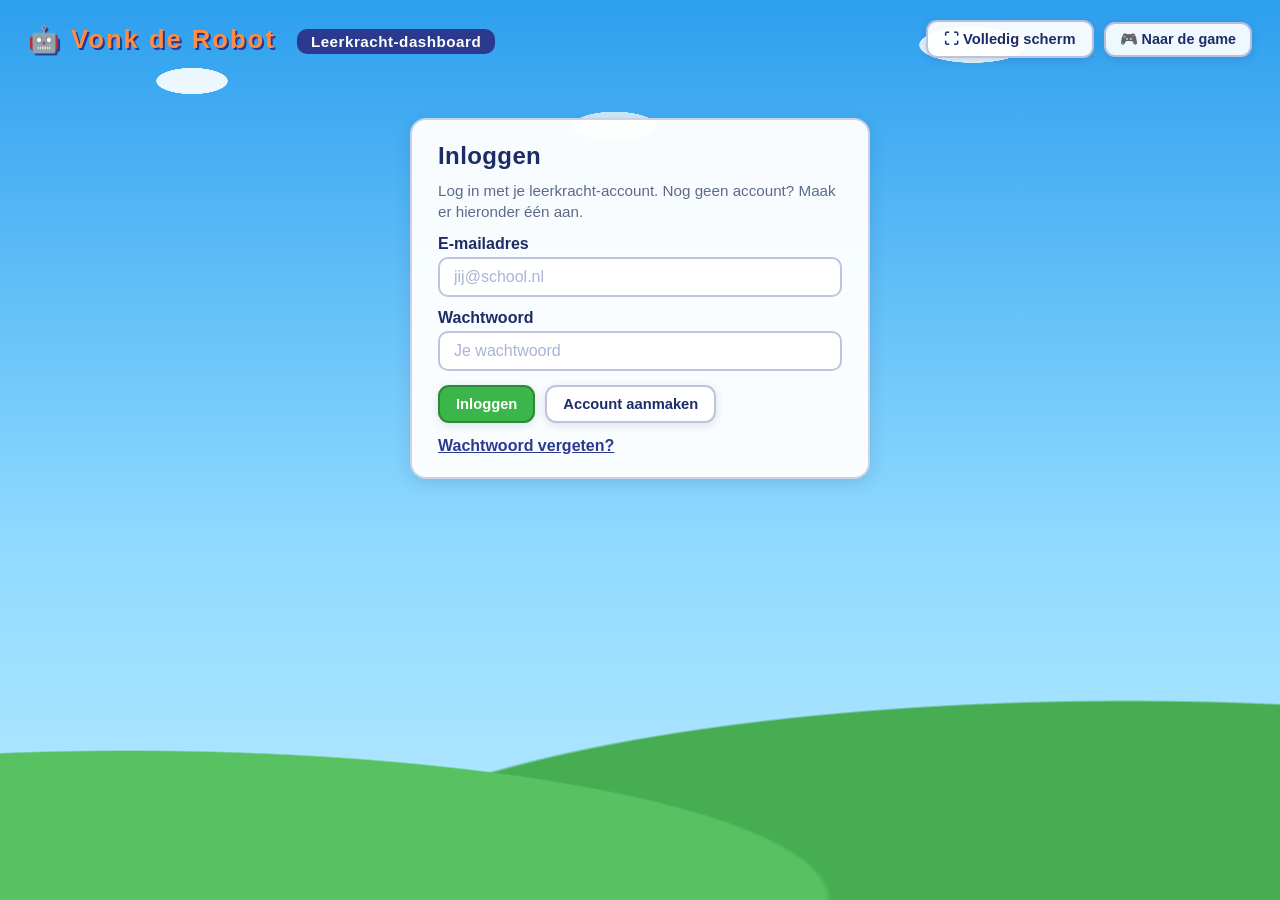
<file: leerkracht.html>
<!DOCTYPE html>
<html lang="nl">
<head>
  <meta charset="UTF-8">
  <meta name="viewport" content="width=device-width, initial-scale=1.0">
  <title>Vonk de Robot — Leerkracht-dashboard</title>
  <link rel="stylesheet" href="css/leerkracht.css?v=proflook-20260709a">
</head>
<body>

<!-- ============================================================
     LEERKRACHT-DASHBOARD
     Hier maak je klassen aan, voeg je leerlingen toe (met
     automatisch gegenereerde oefenwachtwoorden), volg je de
     voortgang per leerling en zet je werelden open of dicht.

     Werkt pas als js/supabase-config.js is ingevuld en
     supabase-schema.sql één keer is uitgevoerd in Supabase.
     ============================================================ -->

<header class="lk-kop">
  <h1>&#129302; Vonk de Robot <span>Leerkracht-dashboard</span></h1>
  <div class="lk-kop-rechts">
    <button id="lk-knop-fullscreen" class="lk-knop" title="Volledig scherm (F)">&#9974; Volledig scherm</button>
    <a href="https://www.meesterdanny.com/leerling/digitalegeletterdheid/vonk-de-robot-wachtwoordmissie" target="_blank" rel="noopener">&#127918; Naar de game</a>
    <button id="lk-knop-uitloggen" class="lk-knop lk-knop-stil lk-verborgen">Uitloggen</button>
  </div>
</header>

<main class="lk-inhoud">

  <!-- ===== Supabase nog niet ingesteld ===== -->
  <section id="lk-view-config" class="lk-paneel lk-verborgen">
    <h2>&#9881;&#65039; Eerst even instellen</h2>
    <p>Het dashboard kan nog geen verbinding maken met Supabase.</p>
    <ol>
      <li>Maak een gratis project op <b>supabase.com</b></li>
      <li>Voer in de <b>SQL Editor</b> het bestand <code>supabase-schema.sql</code> uit (één keer)</li>
      <li>Vul in <code>js/supabase-config.js</code> je <b>Project URL</b> en <b>anon public key</b> in
          (te vinden onder Project Settings &rarr; API)</li>
      <li>Ververs deze pagina</li>
    </ol>
  </section>

  <!-- ===== Inloggen / account maken ===== -->
  <section id="lk-view-auth" class="lk-paneel lk-paneel-smal lk-verborgen">
    <h2 id="lk-auth-titel">Inloggen</h2>
    <p class="lk-stil">Log in met je leerkracht-account. Nog geen account? Maak er hieronder één aan.</p>

    <label for="lk-auth-email">E-mailadres</label>
    <input type="email" id="lk-auth-email" autocomplete="username" placeholder="jij@school.nl">

    <label for="lk-auth-wachtwoord">Wachtwoord</label>
    <input type="password" id="lk-auth-wachtwoord" autocomplete="current-password" placeholder="Je wachtwoord">

    <p id="lk-auth-fout" class="lk-fout lk-verborgen"></p>
    <p id="lk-auth-info" class="lk-info lk-verborgen"></p>

    <div class="lk-knoppenrij">
      <button id="lk-knop-inloggen" class="lk-knop lk-knop-primair">Inloggen</button>
      <button id="lk-knop-registreren" class="lk-knop">Account aanmaken</button>
    </div>
    <button id="lk-knop-wachtwoord-vergeten" class="lk-linkknop" type="button">
      Wachtwoord vergeten?
    </button>
  </section>

  <!-- ===== Klassenoverzicht ===== -->
  <section id="lk-view-klassen" class="lk-verborgen">
    <div class="lk-paneel">
      <h2>&#127979; Mijn klassen</h2>
      <div id="lk-klassen-lijst" class="lk-klassen-lijst"></div>

      <h3>Nieuwe klas aanmaken</h3>
      <p class="lk-stil">Kies een klasnaam die leerlingen makkelijk kunnen typen,
        maar wel uniek is — bijvoorbeeld <b>groep7-vonkschool</b>.
        Met deze naam loggen de leerlingen in.</p>
      <div class="lk-knoppenrij">
        <input type="text" id="lk-nieuwe-klas" maxlength="40" placeholder="bijv. groep7-vonkschool">
        <button id="lk-knop-klas-maken" class="lk-knop lk-knop-primair">+ Klas aanmaken</button>
      </div>
      <p id="lk-klassen-fout" class="lk-fout lk-verborgen"></p>
    </div>
  </section>

  <!-- ===== Klasdetail: leerlingen + voortgang + werelden ===== -->
  <section id="lk-view-klas" class="lk-verborgen">

    <div class="lk-paneel">
      <div class="lk-klas-kop">
        <button id="lk-knop-terug" class="lk-knop lk-knop-stil">&#8617; Alle klassen</button>
        <h2 id="lk-klas-titel"></h2>
        <div class="lk-klas-kop-rechts">
          <button id="lk-knop-verversen" class="lk-knop">&#8635; Verversen</button>
          <button id="lk-knop-printen" class="lk-knop">&#128424;&#65039; Inloggegevens printen</button>
          <button id="lk-knop-klas-verwijderen" class="lk-knop lk-knop-gevaar">Klas verwijderen</button>
        </div>
      </div>
      <p class="lk-stil">Leerlingen loggen in de game in via <b>Klas-login</b> met
        klasnaam <b id="lk-klas-loginnaam"></b>, hun naam en hun wachtwoord.</p>
    </div>

    <div class="lk-paneel">
      <h3>&#127758; Werelden open of dicht</h3>
      <p class="lk-stil">Open werelden zijn direct speelbaar voor de hele klas —
        ook voor leerlingen die de vorige wereld nog niet af hebben.</p>
      <div id="lk-werelden" class="lk-werelden"></div>
    </div>

    <div class="lk-paneel">
      <h3>&#129489;&#8205;&#127891; Leerlingen</h3>
      <p class="lk-stil">Per wereldkolom zie je: <b>levels gehaald</b> &middot;
        <b>% van de vragen goed beantwoord</b> (groen &ge; 80%, geel &ge; 55%,
        rood daaronder). Daaronder: <span class="lk-code lk-code-ok">&#10003;</span> /
        <span class="lk-code lk-code-nee">&#10007;</span> = codewoord van die
        wereld (van het werkblad) wel of niet verzilverd.</p>
      <div class="lk-tabel-wikkel">
        <table class="lk-tabel" id="lk-leerlingen-tabel">
          <thead></thead>
          <tbody></tbody>
        </table>
      </div>
      <p id="lk-leerlingen-leeg" class="lk-stil lk-verborgen">
        Nog geen leerlingen — voeg ze hieronder toe.</p>

      <h3>Leerlingen toevoegen</h3>
      <p class="lk-stil">Eén naam per regel (alleen voornamen is prima).
        Iedere leerling krijgt automatisch een makkelijk oefenwachtwoord,
        zoals <b>Vos-Raket-42</b>.</p>
      <textarea id="lk-nieuwe-leerlingen" rows="4"
                placeholder="Sanne&#10;Youssef&#10;Milan"></textarea>
      <div class="lk-knoppenrij">
        <button id="lk-knop-leerlingen-toevoegen" class="lk-knop lk-knop-primair">+ Toevoegen</button>
      </div>
      <p id="lk-klas-fout" class="lk-fout lk-verborgen"></p>
    </div>
  </section>

</main>

<!-- Printbare inlogkaartjes (alleen zichtbaar bij het printen) -->
<div id="lk-print" class="lk-print"></div>

<script src="js/supabase-config.js?v=klas-20260708b"></script>
<script src="js/leerkracht.js?v=fullscreen-20260710a"></script>
</body>
</html>
</file>
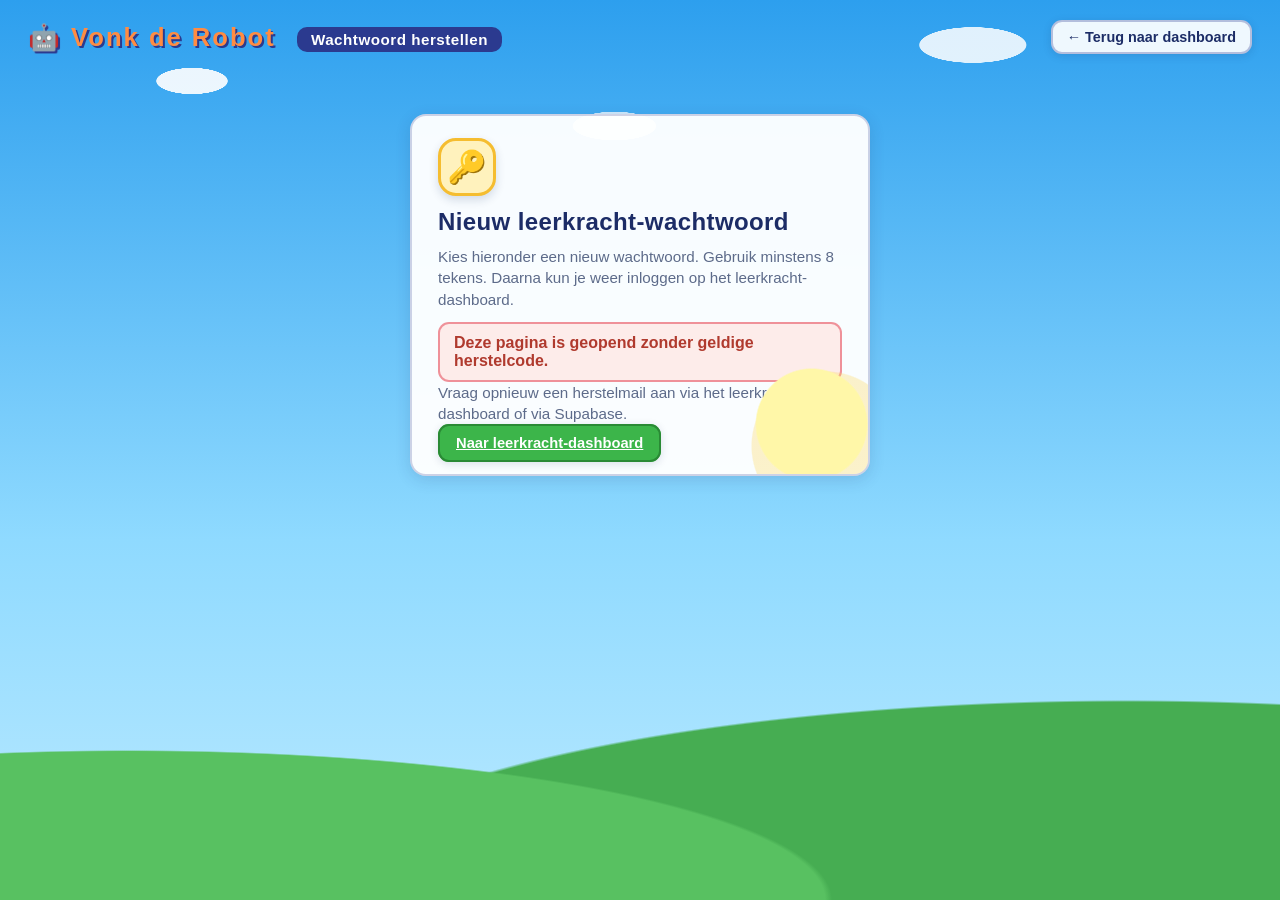
<file: reset-wachtwoord.html>
<!DOCTYPE html>
<html lang="nl">
<head>
  <meta charset="UTF-8">
  <meta name="viewport" content="width=device-width, initial-scale=1.0">
  <title>Vonk de Robot — Wachtwoord herstellen</title>
  <link rel="stylesheet" href="css/leerkracht.css?v=reset-20260921a">
</head>
<body>

<header class="lk-kop">
  <h1>&#129302; Vonk de Robot <span>Wachtwoord herstellen</span></h1>
  <div class="lk-kop-rechts">
    <a href="leerkracht.html" data-dashboard-link target="_top">&#8592; Terug naar dashboard</a>
  </div>
</header>

<main class="lk-inhoud">
  <section class="lk-paneel lk-paneel-smal lk-reset-kaart">
    <div class="lk-reset-icoon" aria-hidden="true">&#128273;</div>
    <h2>Nieuw leerkracht-wachtwoord</h2>
    <p class="lk-stil">
      Kies hieronder een nieuw wachtwoord. Gebruik minstens 8 tekens.
      Daarna kun je weer inloggen op het leerkracht-dashboard.
    </p>

    <div id="rw-formulier">
      <label for="rw-wachtwoord">Nieuw wachtwoord</label>
      <input type="password" id="rw-wachtwoord" autocomplete="new-password"
             placeholder="Nieuw wachtwoord">

      <label for="rw-wachtwoord-herhaal">Herhaal nieuw wachtwoord</label>
      <input type="password" id="rw-wachtwoord-herhaal" autocomplete="new-password"
             placeholder="Nog een keer">

      <p id="rw-fout" class="lk-fout lk-verborgen"></p>
      <p id="rw-info" class="lk-info lk-verborgen"></p>

      <div class="lk-knoppenrij">
        <button id="rw-knop-opslaan" class="lk-knop lk-knop-primair">
          Wachtwoord opslaan
        </button>
        <a class="lk-knop" href="leerkracht.html" data-dashboard-link target="_top">Annuleren</a>
      </div>
    </div>

    <div id="rw-geen-token" class="lk-verborgen">
      <p class="lk-fout">
        Deze pagina is geopend zonder geldige herstelcode.
      </p>
      <p class="lk-stil">
        Vraag opnieuw een herstelmail aan via het leerkracht-dashboard of via Supabase.
      </p>
      <a class="lk-knop lk-knop-primair" href="leerkracht.html" data-dashboard-link target="_top">
        Naar leerkracht-dashboard
      </a>
    </div>
  </section>
</main>

<script src="js/supabase-config.js?v=klas-20260708b"></script>
<script src="js/reset-wachtwoord.js?v=reset-20260921a"></script>
</body>
</html>
</file>
<file: css/leerkracht.css>
/* ============================================================
   LEERKRACHT-DASHBOARD — professionele look met game-feel:
   de blauwe game-lucht met heuvels blijft, maar de panelen en
   knoppen zijn rustige witte kaarten met zachte schaduwen en
   kleur alleen in de accenten (zelfde stijl als het hoofdmenu
   van de game).
   ============================================================ */

* { box-sizing: border-box; margin: 0; padding: 0; }

body {
  font-family: "Trebuchet MS", "Segoe UI", Verdana, sans-serif;
  min-height: 100vh;
  color: #1c2c66;
  background:
    /* wolken */
    radial-gradient(60px 22px at 15% 9%,  rgba(255,255,255,0.9)  59%, transparent 60%),
    radial-gradient(90px 30px at 76% 5%,  rgba(255,255,255,0.85) 59%, transparent 60%),
    radial-gradient(70px 24px at 48% 14%, rgba(255,255,255,0.75) 59%, transparent 60%),
    /* heuvels onderaan */
    radial-gradient(55% 150px at 10% 100%, #58c161 99%, transparent 100%),
    radial-gradient(65% 200px at 88% 100%, #46ad52 99%, transparent 100%),
    /* de lucht */
    linear-gradient(180deg, #2d9fee 0%, #8fdaff 60%, #bceaff 100%);
  background-attachment: fixed;
  background-repeat: no-repeat;
}

.lk-verborgen { display: none !important; }

/* ---------- Kop: het game-logo blijft de blikvanger ---------- */

.lk-kop {
  display: flex;
  align-items: center;
  justify-content: space-between;
  flex-wrap: wrap;
  gap: 10px;
  padding: 20px 28px;
}

.lk-kop h1 {
  color: #ff8c42;
  font-size: 1.6rem;
  letter-spacing: 2px;
  text-shadow: 2px 2px 0 #2b3a8f;
}

.lk-kop h1 span {
  display: inline-block;
  margin-left: 12px;
  padding: 4px 14px;
  font-size: 0.95rem;
  letter-spacing: 0.5px;
  color: #fff;
  background: #2b3a8f;
  border-radius: 10px;
  text-shadow: none;
  vertical-align: middle;
}

.lk-kop-rechts { display: flex; align-items: center; gap: 10px; }

.lk-kop-rechts a {
  display: inline-block;
  padding: 7px 14px;
  color: #1c2c66;
  font-weight: bold;
  font-size: 0.9rem;
  text-decoration: none;
  background: rgba(255, 255, 255, 0.92);
  border: 2px solid rgba(43, 58, 143, 0.3);
  border-radius: 11px;
  box-shadow: 0 2px 8px rgba(18, 41, 95, 0.15);
  transition: transform 0.08s, border-color 0.08s;
}
.lk-kop-rechts a:hover {
  background: #fff;
  border-color: rgba(43, 58, 143, 0.55);
  transform: translateY(-2px);
}

/* ---------- Panelen: witte kaarten, zachte schaduw ---------- */

.lk-inhoud {
  max-width: 1100px;
  margin: 0 auto;
  padding: 0 20px 60px 20px;
}

.lk-paneel {
  background: rgba(255, 255, 255, 0.96);
  border: 2px solid rgba(43, 58, 143, 0.22);
  border-radius: 16px;
  padding: 22px 26px;
  margin-bottom: 16px;
  box-shadow: 0 4px 16px rgba(18, 41, 95, 0.14);
}

.lk-paneel-smal { max-width: 460px; margin: 40px auto; }

.lk-paneel h2 {
  margin-bottom: 10px;
  color: #1c2c66;
  letter-spacing: 0.4px;
}

.lk-paneel h3 { margin: 18px 0 8px 0; color: #1c2c66; }

.lk-stil { color: #5d6b8a; margin-bottom: 10px; font-size: 0.95rem; line-height: 1.4; }

code {
  background: #eef4ff;
  border-radius: 6px;
  padding: 1px 6px;
  font-size: 0.9em;
}

ol { margin: 8px 0 0 22px; line-height: 1.7; }

/* ---------- Formulieren ---------- */

label { display: block; font-weight: bold; margin: 12px 0 4px 0; }

input[type="text"], input[type="email"], input[type="password"], textarea {
  width: 100%;
  padding: 9px 14px;
  font-size: 1rem;
  font-family: inherit;
  color: #1c2c66;
  border: 2px solid rgba(43, 58, 143, 0.3);
  border-radius: 10px;
  background: #fff;
  outline: none;
  transition: border-color 0.08s;
}

input:focus, textarea:focus { border-color: #17a2b8; }

input::placeholder, textarea::placeholder { color: #a9b4d6; }

textarea { resize: vertical; }

.lk-knoppenrij {
  display: flex;
  gap: 10px;
  margin-top: 14px;
  flex-wrap: wrap;
  align-items: center;
}

.lk-knoppenrij input { flex: 1; min-width: 200px; width: auto; }

/* ---------- Knoppen: rustig, kleur alleen waar het telt ---------- */

.lk-knop {
  padding: 9px 16px;
  font-size: 0.92rem;
  font-weight: bold;
  font-family: inherit;
  color: #1c2c66;
  background: rgba(255, 255, 255, 0.94);
  border: 2px solid rgba(43, 58, 143, 0.3);
  border-radius: 11px;
  box-shadow: 0 2px 8px rgba(18, 41, 95, 0.14);
  cursor: pointer;
  transition: transform 0.08s, border-color 0.08s, box-shadow 0.08s;
}

.lk-knop:hover {
  transform: translateY(-2px);
  border-color: rgba(43, 58, 143, 0.55);
  box-shadow: 0 5px 12px rgba(18, 41, 95, 0.18);
}
.lk-knop:active { transform: translateY(1px); box-shadow: 0 1px 4px rgba(18, 41, 95, 0.15); }

.lk-knop-primair {
  color: #fff;
  background: #3cb54a;
  border-color: #2a8a35;
}
.lk-knop-primair:hover { border-color: #1e6e28; }

.lk-knop-gevaar {
  color: #fff;
  background: #e34858;
  border-color: #b32a3a;
}
.lk-knop-gevaar:hover { border-color: #8f1f2d; }

.lk-knop-stil {
  background: transparent;
  border-color: transparent;
  box-shadow: none;
  color: #1c2c66;
  text-decoration: underline;
}
.lk-knop-stil:hover { border-color: transparent; box-shadow: none; }
.lk-knop-stil:active { transform: none; }
.lk-kop .lk-knop-stil { color: #fff; text-shadow: 1px 1px 0 rgba(43, 58, 143, 0.6); }

.lk-linkknop {
  display: inline-block;
  margin-top: 14px;
  padding: 0;
  color: #2b3a8f;
  font: inherit;
  font-weight: bold;
  background: transparent;
  border: 0;
  text-decoration: underline;
  cursor: pointer;
}

.lk-linkknop:hover { color: #17a2b8; }

.lk-knop-mini {
  padding: 4px 10px;
  font-size: 0.8rem;
  border-radius: 9px;
}

.lk-reset-kaart {
  position: relative;
  overflow: hidden;
}

.lk-reset-kaart::after {
  content: "";
  position: absolute;
  right: -48px;
  bottom: -62px;
  width: 180px;
  height: 180px;
  border-radius: 50%;
  background:
    radial-gradient(circle at 42% 38%, #fff7a8 0 36%, transparent 37%),
    radial-gradient(circle, rgba(255, 211, 67, 0.28) 0 58%, transparent 59%);
  pointer-events: none;
}

.lk-reset-icoon {
  width: 58px;
  height: 58px;
  display: grid;
  place-items: center;
  margin-bottom: 12px;
  font-size: 2rem;
  background: #fff2bd;
  border: 3px solid #f5bd30;
  border-radius: 18px;
  box-shadow: 0 4px 10px rgba(18, 41, 95, 0.16);
}

.lk-knop[disabled],
.lk-knop:disabled {
  opacity: 0.7;
  cursor: wait;
  transform: none;
}

/* ---------- Meldingen ---------- */

.lk-fout {
  background: #fdecea;
  border: 2px solid rgba(227, 72, 88, 0.55);
  color: #b03a2e;
  border-radius: 11px;
  padding: 10px 14px;
  margin-top: 12px;
  font-weight: bold;
}

.lk-info {
  background: #e8f8f0;
  border: 2px solid rgba(60, 181, 74, 0.55);
  color: #1e8449;
  border-radius: 11px;
  padding: 10px 14px;
  margin-top: 12px;
  font-weight: bold;
}

/* ---------- Klassenlijst ---------- */

.lk-klassen-lijst {
  display: flex;
  flex-wrap: wrap;
  gap: 12px;
  margin: 12px 0 22px 0;
}

.lk-klas-kaart {
  background: #fff;
  border: 2px solid rgba(43, 58, 143, 0.25);
  border-radius: 14px;
  padding: 16px 20px;
  min-width: 220px;
  cursor: pointer;
  box-shadow: 0 3px 10px rgba(18, 41, 95, 0.12);
  transition: transform 0.08s, border-color 0.08s, box-shadow 0.08s;
}

.lk-klas-kaart:hover {
  transform: translateY(-2px);
  border-color: rgba(43, 58, 143, 0.55);
  box-shadow: 0 6px 14px rgba(18, 41, 95, 0.18);
}

.lk-klas-kaart b { font-size: 1.15rem; color: #1c2c66; }
.lk-klas-kaart p { color: #5d6b8a; font-size: 0.9rem; margin-top: 4px; }

/* ---------- Klasdetail ---------- */

.lk-klas-kop {
  display: flex;
  align-items: center;
  gap: 14px;
  flex-wrap: wrap;
}

.lk-klas-kop h2 { flex: 1; margin-bottom: 0; }
.lk-klas-kop-rechts { display: flex; gap: 8px; flex-wrap: wrap; }

/* Wereld-schakelaars */

.lk-werelden {
  display: grid;
  grid-template-columns: repeat(auto-fill, minmax(280px, 1fr));
  gap: 10px;
}

.lk-wereld {
  display: flex;
  align-items: center;
  gap: 12px;
  background: #fff;
  border: 2px solid rgba(43, 58, 143, 0.2);
  border-radius: 13px;
  padding: 10px 14px;
  box-shadow: 0 2px 8px rgba(18, 41, 95, 0.08);
  transition: border-color 0.15s, background 0.15s;
}

.lk-wereld.lk-wereld-open {
  border-color: rgba(60, 181, 74, 0.6);
  background: #f4fcf5;
}

.lk-wereld-info { flex: 1; }
.lk-wereld-info b { display: block; color: #1c2c66; }
.lk-wereld-info span { font-size: 0.82rem; color: #5d6b8a; }

/* De schakelaar zelf */

.lk-schakel {
  position: relative;
  width: 52px;
  height: 28px;
  flex-shrink: 0;
  cursor: pointer;
}

.lk-schakel input { opacity: 0; width: 0; height: 0; }

.lk-schakel .lk-schuif {
  position: absolute;
  inset: 0;
  background: #d5ddf0;
  border-radius: 14px;
  transition: background 0.15s;
}

.lk-schakel .lk-schuif::before {
  content: "";
  position: absolute;
  width: 22px;
  height: 22px;
  left: 3px;
  top: 3px;
  background: #fff;
  border-radius: 50%;
  box-shadow: 0 1px 3px rgba(18, 41, 95, 0.3);
  transition: transform 0.15s;
}

.lk-schakel input:checked + .lk-schuif { background: #3cb54a; }
.lk-schakel input:checked + .lk-schuif::before { transform: translateX(24px); }

/* ---------- Leerlingentabel ---------- */

.lk-tabel-wikkel { overflow-x: auto; }

.lk-tabel {
  width: 100%;
  border-collapse: collapse;
  font-size: 0.9rem;
  background: #fff;
  border: 2px solid rgba(43, 58, 143, 0.22);
  border-radius: 12px;
  overflow: hidden;
}

.lk-tabel th, .lk-tabel td {
  padding: 8px 10px;
  text-align: left;
  border-bottom: 1px solid #e8eefb;
  white-space: nowrap;
}

.lk-tabel th {
  background: #2b3a8f;
  color: #fff;
  font-size: 0.8rem;
  font-weight: bold;
  letter-spacing: 0.5px;
}

.lk-tabel th.lk-th-wereld { text-align: center; }
.lk-tabel td.lk-td-wereld { text-align: center; }

.lk-tabel tbody tr:nth-child(even) td { background: #f8fbff; }
.lk-tabel tr:hover td { background: #eef4ff; }

.lk-ww {
  font-family: "Consolas", "Courier New", monospace;
  font-weight: bold;
  background: #eef4ff;
  border-radius: 7px;
  padding: 2px 8px;
}

.lk-procent-goed  { color: #1e8449; font-weight: bold; }
.lk-procent-matig { color: #b7950b; font-weight: bold; }
.lk-procent-laag  { color: #b03a2e; font-weight: bold; }
.lk-leeg          { color: #b9c6e4; }

.lk-sterretje { color: #f1c40f; }

/* Codewoord-regel onderin elke wereldcel (✓ verzilverd / ✗ nog niet) */
.lk-code          { font-size: 0.76rem; letter-spacing: 0.3px; }
.lk-code-ok       { color: #1e8449; font-weight: bold; }
.lk-code-nee      { color: #b9c6e4; }

/* ---------- Printbare inlogkaartjes ---------- */

.lk-print { display: none; }

@media print {
  body > *:not(.lk-print) { display: none !important; }
  body { background: #fff; }

  .lk-print {
    display: flex !important;
    flex-wrap: wrap;
    gap: 8mm;
    padding: 8mm;
  }

  .lk-kaartje {
    width: 85mm;
    border: 1px dashed #888;
    border-radius: 4mm;
    padding: 5mm 6mm;
    page-break-inside: avoid;
  }

  .lk-kaartje h4 { margin-bottom: 2mm; font-size: 12pt; }
  .lk-kaartje p  { font-size: 10pt; margin: 1mm 0; }
  .lk-kaartje .lk-ww { background: none; border: 1px solid #888; }
}
</file>
